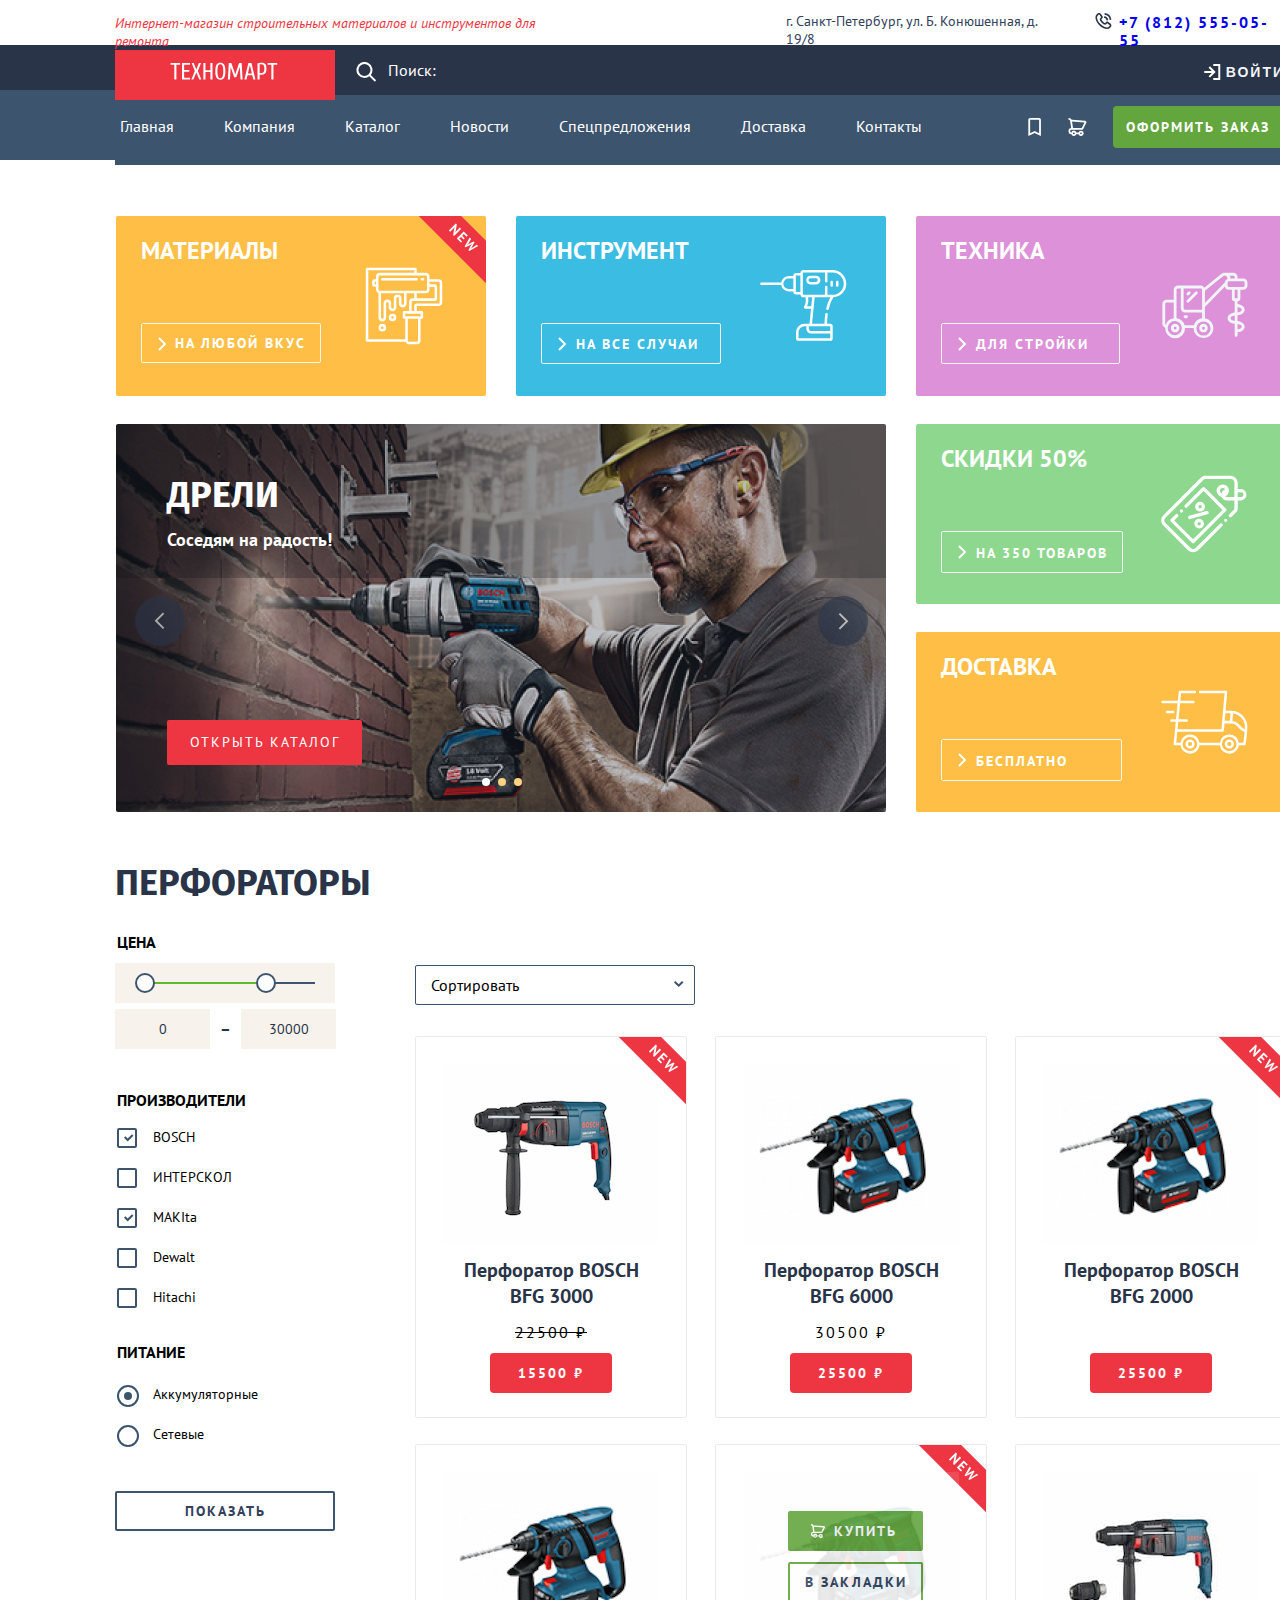
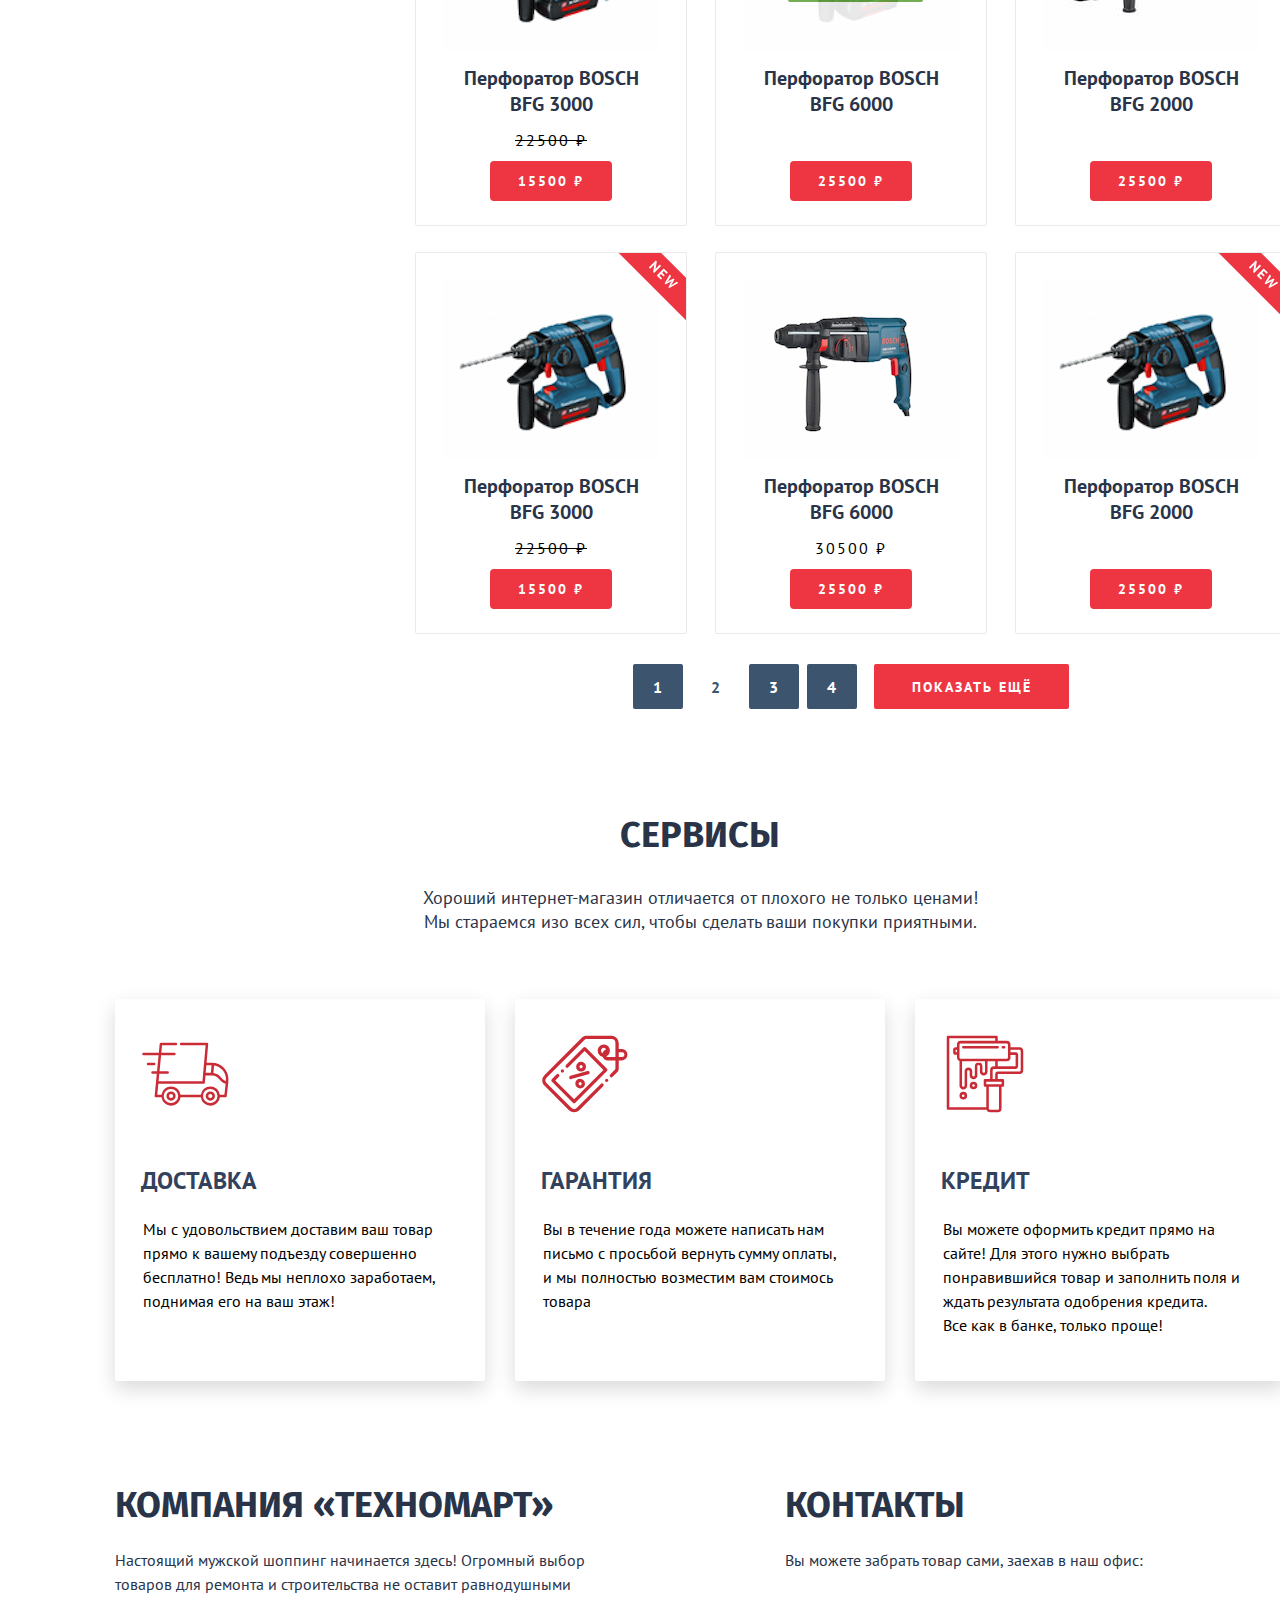
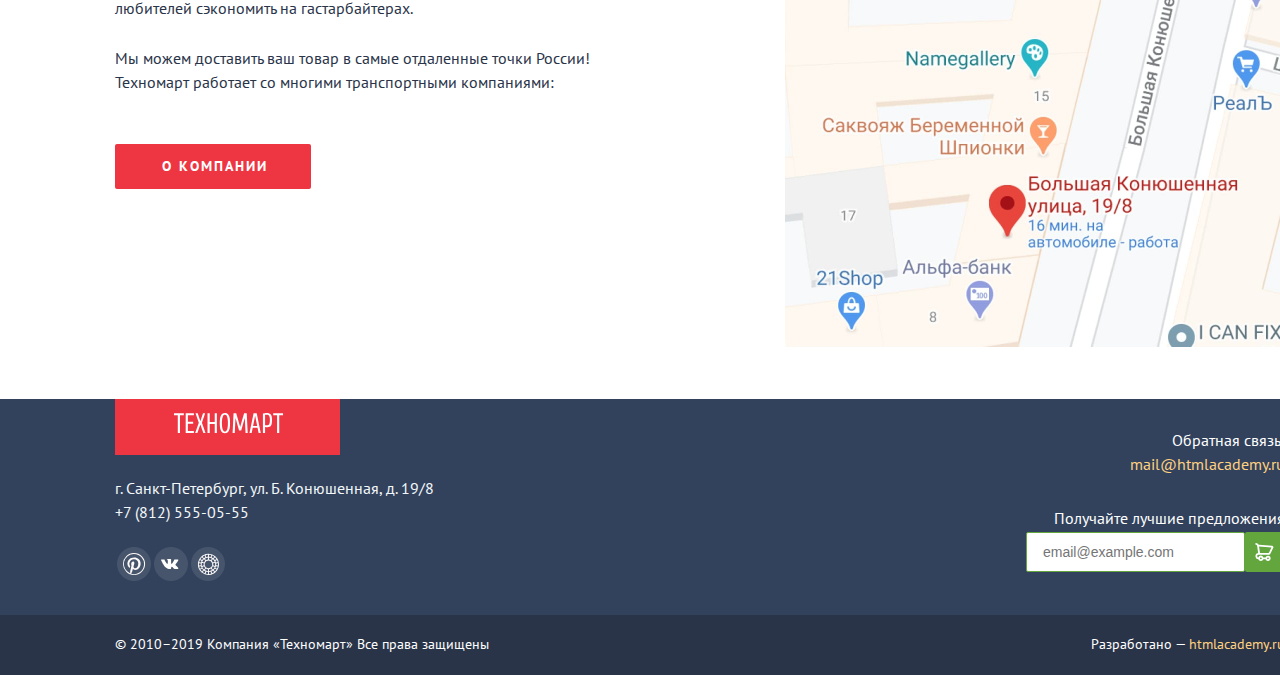
<file: index.html>
<!DOCTYPE html>
<html lang="ru">
    <head>
        <meta charset="utf-8">
        <title>Интернет-магазин строительных материалов и инструментов для ремонта</title>
        <link rel="stylesheet" href="styles.css">
        <link rel="icon" type="image/png" sizes="16x16" href="favicon.ico">
        <link rel="preconnect" href="https://fonts.googleapis.com">
        <link rel="preconnect" href="https://fonts.gstatic.com" crossorigin>
        <link href="https://fonts.googleapis.com/css2?family=Fira+Sans:wght@800&family=PT+Sans&display=swap" rel="stylesheet">
    </head>
    <body>
        <div class="container-shadow">
            <div class="header-stretch-small-container"></div>
            <div class="header-stretch-container"></div>
        <div class="container">
        <header>
            <ul class="title-list">
                <li class="title">Интернет-магазин строительных материалов и инструментов для ремонта</li>
                <li class="address">г. Санкт-Петербург, ул. Б. Конюшенная, д. 19/8</li>
                <li>
                    <a class="tel" href="tel:+78125550555">+7 (812) 555-05-55</a>
                </li>
            </ul>           
            <div class="header-container">
                <ul class="header-list">
                    <li>
                        <div class="logo-container-header">
                            <img class="logo-header" src="images/logo-header.svg" alt="Логотип магазина.">
                        </div>
                    </li>  
                    <li class="search">Поиск:</li>
                    <li class="enter">
                        <button class="enter-button">Войти</button>
                    </li>
                </ul>
            </div>
            <nav class="navigation">
                <ul class="navigation-list">
                    <li class="navigation-item">Главная</li>
                    <li class="navigation-item">Компания</li>
                    <li class="navigation-item">Каталог</li>
                    <li class="navigation-item">Новости</li>
                    <li class="navigation-item">Спецпредложения</li>
                    <li class="navigation-item">Доставка</li>
                    <li class="navigation-item">Контакты</li>
                </ul>
                <ul class="navigation-user-list">
                    <li>
                        <img src="images/icons/bookmark.svg"> 
                    </li>
                    <li>
                        <img src="images/icons/cart.svg"> 
                    </li>
                    <li>
                        <a class="checkout" href="#">Оформить заказ</a>
                    </li>
                </ul>
            </nav>
        </header>
        <main>            
                <section class="slider">
                    <ul class="slider-list">
                        <li class="slider-item slider-item-materials">
                            <h4 class="slider-item-title">Материалы</h4>
                            <a class="slider-item-button-materials" href="#">На любой вкус</a>
                            <div class="new"></div>
                        </li>
                        <li class="slider-item slider-item-tool">
                            <h4 class="slider-item-title">Инструмент</h4>
                            <a class="slider-item-button-tool" href="#">На все случаи</a>
                            <div class="new"></div>
                        </li>
                        <li class="slider-item slider-item-technique">
                            <h4 class="slider-item-title">Техника</h4>
                            <a class="slider-item-button-technique" href="#">Для стройки</a>
                            <div class="new"></div>
                        </li>
                        <li class="slider-item slider-item-drills">
                            <h4 class="slider-item-title fira-header-drills">Дрели</h4>
                            <span class="slider-item-text">Соседям на радость!</span>
                            <a class="slider-item-button-drills" href="catalog.html">Открыть каталог</a>
                            <div class="slider-controls">
                                <button class="slider-button-left" type="button"></button>
                                <button class="slider-button-right" type="button"></button>
                            </div>
                            <ol class="slider-pagination-list">
                                <li class="slider-pagination-item">
                                    <button class="slider-pagination-button slider-paginaton-current-button" type="button">
                                        <span class="visually-hidden">Первый слайд.</span>
                                    </button>
                                </li>
                                <li class="slider-pagination-item">
                                    <button class="slider-pagination-button" type="button">
                                        <span class="visually-hidden">Второй слайд.</span>
                                    </button>
                                </li>
                                <li class="slider-pagination-item">
                                    <button class="slider-pagination-button" type="button">
                                        <span class="visually-hidden">Третий слайд.</span>
                                    </button>
                                </li>
                            </ol>
                        <li class="slider-item slider-item-perforators">
                            <h4 class="slider-item-title fira-header-perforators">Перфораторы</h4>
                            <span class="slider-item-text">Настроящие мужские игрушки</span>
                            <a class="slider-item-button-perforators" href="catalog.html">Открыть каталог</a>
                            <div class="slider-controls">
                                <button class="slider-button-left" type="button"></button>
                                <button class="slider-button-right" type="button"></button>
                            </div>
                            <ol class="slider-pagination-list">
                                <li class="slider-pagination-item">
                                    <button class="slider-pagination-button slider-paginaton-current-button" type="button">
                                        <span class="visually-hidden">Первый слайд.</span>
                                    </button>
                                </li>
                                <li class="slider-pagination-item">
                                    <button class="slider-pagination-button" type="button">
                                        <span class="visually-hidden">Второй слайд.</span>
                                    </button>
                                </li>
                                <li class="slider-pagination-item">
                                    <button class="slider-pagination-button" type="button">
                                        <span class="visually-hidden">Третий слайд.</span>
                                    </button>
                                </li>
                            </ol>
                        </li>
                        </li>
                        <li class="slider-item slider-item-discounts">
                            <h4 class="slider-item-title">Скидки 50%</h4>
                            <a class="slider-item-button-disconts" href="#">На 350 товаров</a>
                            <div class="new"></div>
                        </li>
                        <li class="slider-item slider-item-shipping">
                            <h4 class="slider-item-title">Доставка</h4>
                            <a class="slider-item-button-shipping" href="#">Бесплатно</a>
                            <div class="new"></div>
                        </li>
                    </ul>
                </section>
                <section class="catalog">
                    <h2 class="catalog-header fira-header">Перфораторы</h2> 
                    <div class="catalog-container">            
                    <h3 class="visually-hidden">Список товаров с фильтрами.</h3>
                    <form class="catalog-filter" action="https:/echo.htmlacademy.ru/" method="get">
                        <fieldset class="catalog-filter-group catalog-filter-price">
                            <legend class="catalog-filter-title">ЦЕНА</legend>
                            <div class="range">
                                <div class="range-container">
                                    <div class="range-scale">
                                        <div class="range-bar" style="left: 0; width: 128px">
                                            <button class="range-toggle-min range-toggle" type="button"></button>
                                            <button class="range-toggle-max range-toggle" type="button"></button>
                                        </div>
                                    </div>
                                </div>
                                <div class="range-wrapper-inputs">
                                    <label class="catalog-filter-label">
                                        <input class="range-input" type="number" value="0">
                                    </label>
                                        <span class="range-input-range">-</span>
                                    <label class="catalog-filter-label">
                                        <input class="range-input" type="number" value="30000">
                                    </label>
                                </div>
                            </div>
                        </fieldset>
                        <fieldset class="catalog-filter-group catalog-filter-manufacturers">
                            <legend class="catalog-filter-title">ПРОИЗВОДИТЕЛИ</legend>
                            <ul class="catalog-filter-list-radio">
                                <li class="catalog-filter-item">
                                    <label class="control">
                                        <input class="visually-hidden control-input" type="checkbox" name="BOSCH" checked>
                                        <span class="control-mark"></span>
                                        <span class="control-label">BOSCH</span>
                                    </label>
                                </li>
                                <li class="catalog-filter-item">
                                    <label>
                                        <input class="visually-hidden control-input" type="checkbox" name="INTERSKOL">
                                        <span class="control-mark"></span>
                                        <span class="control-label">ИНТЕРСКОЛ</span>
                                    </label>
                                </li>
                                <li class="catalog-filter-item"> 
                                    <label>
                                        <input class="visually-hidden control-input" type="checkbox" name="MAKIta" checked>
                                        <span class="control-mark"></span>
                                        <span class="control-label">MAKIta</span>
                                    </label>
                                </li>
                                <li class="catalog-filter-item">
                                    <label>
                                        <input class="visually-hidden control-input" type="checkbox" name="Dewalt">
                                        <span class="control-mark"></span>
                                        <span class="control-label">Dewalt</span>
                                    </label>
                                </li>
                                <li class="catalog-filter-item">
                                    <label>
                                        <input class="visually-hidden control-input" type="checkbox" name="Hitachi">
                                        <span class="control-mark"></span>
                                        <span class="control-label">Hitachi</span>
                                    </label>
                                </li>
                            </ul>                                                        
                        </fieldset>
                        <fieldset class="catalog-filter-group catalog-filter-supply">
                            <legend class="catalog-filter-title">ПИТАНИЕ</legend>
                            <ul class="catalog-filter-list-checkbox">
                                <li class="catalog-filter-item">
                                    <label>
                                        <input class="visually-hidden control-input" type="radio" name="product-group" value="accumulator" checked>
                                        <span class="control-mark"></span>
                                        <span class="control-label">Аккумуляторные</span>
                                    </label>
                                </li>
                                <li class="catalog-filter-item">
                                    <label>
                                        <input class="visually-hidden control-input" type="radio" name="product-group" value="network">
                                        <span class="control-mark"></span>
                                        <span class="control-label">Сетевые</span>
                                    </label>
                                </li>
                            </ul>              
                        </fieldset>
                        <button class="catalog-button" type="submit">Показать</button>                                                
                    </form>
                    <div class="catalog-right-column">
                        <select class="select-control" aria-label="Сортировка.">
                            <option value="sort">Сортировать</option>
                            <option value="popular">Сначала популярное</option>
                            <option value="cheap">Сначала дешёвое</option>
                            <option value="expensive">Сначала дорогое</option>
                        </select>
                    <ul class="product-list">
                        <li class="product-item">
                            <div class="new"></div>
                            <div class="buttons-container">
                                <button class="buy-button">Купить</button>
                                <button class="favorite-button">В закладки</button>
                            </div>
                            <a class="product-card-link" href="#">
                                <img class="product-image" src="images/bfg3000.jpg">
                                <h4 class="product-title">Перфоратор BOSCH<br> BFG 3000</h4>
                            </a>
                            <del class="product-card-price">22500 ₽</del>
                            <a class="product-card-button" href="#">15500 ₽</a>
                        </li>
                        <li class="product-item">
                            <div class="new"></div>
                            <div class="buttons-container">
                                <button class="buy-button">Купить</button>
                                <button class="favorite-button">В закладки</button>
                            </div>
                            <a class="product-card-link" href="#">
                                <img class="product-image" src="images/bfg6000.jpg">
                                <h4 class="product-title">Перфоратор BOSCH<br> BFG 6000</h4>
                            </a>
                            <span class="product-card-price">30500 ₽</span>
                            <a class="product-card-button" href="#">25500 ₽</a>
                        </li>
                        <li class="product-item">
                            <div class="new"></div>
                            <div class="buttons-container">
                                <button class="buy-button">Купить</button>
                                <button class="favorite-button">В закладки</button>
                            </div>
                            <a class="product-card-link" href="#">
                                <img class="product-image" src="images/bfg6000.jpg">
                                <h4 class="product-title-empty">Перфоратор BOSCH<br> BFG 2000</h4>
                            </a>
                            <a class="product-card-button" href="#">25500 ₽</a>
                        </li>
                        <li class="product-item">
                            <div class="new"></div>
                            <div class="buttons-container">
                                <button class="buy-button">Купить</button>
                                <button class="favorite-button">В закладки</button>
                            </div>
                            <a class="product-card-link" href="#">
                                <img class="product-image" src="images/bfg6000.jpg">
                                <h4 class="product-title">Перфоратор BOSCH<br> BFG 3000</h4>
                            </a>
                            <del class="product-card-price">22500 ₽</del>
                            <a class="product-card-button" href="#">15500 ₽</a>
                        </li>
                        <li class="product-item">
                            <div class="new"></div>
                            <div class="buttons-container-example">
                                <button class="buy-button">Купить</button>
                                <button class="favorite-button">В закладки</button>
                            </div>
                            <a class="product-card-link" href="#">
                                <img class="product-image-example" src="images/bfg6000.jpg">
                                <h4 class="product-title-empty">Перфоратор BOSCH<br> BFG 6000</h4>
                            </a>
                            <a class="product-card-button" href="#">25500 ₽</a>
                        </li>
                        <li class="product-item">
                            <div class="new"></div>
                            <div class="buttons-container">
                                <button class="buy-button">Купить</button>
                                <button class="favorite-button">В закладки</button>
                            </div>
                            <a class="product-card-link" href="#">
                                <img class="product-image" src="images/bfg2000.jpg">
                                <h4 class="product-title-empty">Перфоратор BOSCH<br> BFG 2000</h4>
                            </a>                            
                            <a class="product-card-button" href="#">25500 ₽</a>
                        </li>
                        <li class="product-item">
                            <div class="new"></div>
                            <div class="buttons-container">
                                <button class="buy-button">Купить</button>
                                <button class="favorite-button">В закладки</button>
                            </div>
                            <a class="product-card-link" href="#">
                                <img class="product-image" src="images/bfg6000.jpg">
                                <h4 class="product-title">Перфоратор BOSCH<br> BFG 3000</h4>
                            </a>
                            <del class="product-card-price">22500 ₽</del>
                            <a class="product-card-button" href="#">15500 ₽</a>
                        </li>
                        <li class="product-item">
                            <div class="new"></div>
                            <div class="buttons-container">
                                <button class="buy-button">Купить</button>
                                <button class="favorite-button">В закладки</button>
                            </div>
                            <a class="product-card-link" href="#">
                                <img class="product-image" src="images/bfg3000.jpg">
                                <h4 class="product-title">Перфоратор BOSCH<br> BFG 6000</h4>
                            </a>
                            <span class="product-card-price">30500 ₽</span>
                            <a class="product-card-button" href="#">25500 ₽</a>
                        </li>
                        <li class="product-item">
                            <div class="new"></div>
                            <div class="buttons-container">
                                <button class="buy-button">Купить</button>
                                <button class="favorite-button">В закладки</button>
                            </div>
                            <a class="product-card-link" href="#">
                                <img class="product-image" src="images/bfg6000.jpg">
                                <h4 class="product-title-empty">Перфоратор BOSCH<br> BFG 2000</h4>
                            </a>
                            <a class="product-card-button" href="#">25500 ₽</a>
                        </li>
                    </ul>
                    <div class="pagination-container">
                    <ul class="pagination-list">
                        <li class="pagination-item">
                            <a class="pagination-link" href="#">1</a>
                        </li>
                        <li class="pagination-item">
                            <a class="pagination-current" href="#">2</a>
                        </li>
                        <li class="pagination-item">
                            <a class="pagination-link" href="#">3</a>
                        </li>
                        <li class="pagination-item">
                            <a class="pagination-link" href="#">4</a>
                        </li>
                    </ul>   
                    <button class="pagination-show-more-button" type="button">Показать ещё</button>
                    </div>
                    </div>  
                    </div>               
                </section>
                <h2 class="services-header fira-header">Сервисы</h2>
                <span class="services-text">Хороший интернет-магазин отличается от плохого не только ценами!<br>Мы стараемся изо всех сил, чтобы сделать ваши покупки приятными.</span>
                <ul class="services-list">
                    <li>
                        <section class="delivery-container">
                            <h3 class="description-header">Доставка</h3>
                            <p class="description-text">Мы с удовольствием доставим ваш товар<br> прямо к вашему подъезду совершенно<br> бесплатно! Ведь мы неплохо заработаем,<br> поднимая его на ваш этаж!</p>
                        </section>
                    </li>
                    <li>
                        <section class="guarantee-container">
                            <h3 class="description-header">Гарантия</h3>
                            <p class="description-text">Вы в течение года можете написать нам<br> письмо с просьбой вернуть сумму оплаты,<br> и мы полностью возместим вам стоимось<br> товара</p>
                        </section>
                    </li>
                    <li>
                        <section class="credit-container">
                            <h3 class="description-header">Кредит</h3>
                            <p class="description-text">Вы можете оформить кредит прямо на<br> сайте! Для этого нужно выбрать<br> понравившийся товар и заполнить поля и<br> ждать результата одобрения кредита.<br> Все как в банке, только проще!</p>
                        </section>
                    </li>
                </ul>
                <ul class="about-us-list">
                    <li>
                        <h2 class="about-us-header fira-header">КОМПАНИЯ «Техномарт»</h2>
                        <p class="about-us-text">Настоящий мужской шоппинг начинается здесь! Огромный выбор<br> товаров для ремонта и строительства не оставит равнодушными<br> любителей сэкономить на гастарбайтерах.</p>
                        <p class="about-us-text">Мы можем доставить ваш товар в самые отдаленные точки России!<br> Техномарт работает со многими транспортными компаниями:</p>
                        <a class="about-us-button" href="#">О компании</a>
                    </li>
                    <li>
                        <h2 class="contact-header fira-header">КОНТАКТЫ</h2>
                        <p class="contact-text">Вы можете забрать товар сами, заехав в наш офис:</p>
                        <a href="https://yandex.ru/maps/2/saint-petersburg/house/bolshaya_konyushennaya_ulitsa_19_8/Z0kYdQVjSEQPQFtjfXVyeXpgYQ==/?ll=30.323117%2C59.938635&z=17">
                            <img class="map" src="images/map.jpg" alt="Местонахождение магазина." width="500px" height="347px">
                        </a>
                    </li>
                </ul>
            </div>
        </main>
        <footer>
            <div class="container">
            <div class="large-footer-container">                
                <div class="logo-container-footer">
                    <img class="logo-footer" src="images/logo-footer.svg" alt="Логотип магазина.">
                </div>
                <span class="contact-footer">г. Санкт-Петербург, ул. Б. Конюшенная, д. 19/8 <br>+7 (812) 555-05-55</span>
                <ul class="social-list">
                    <li class="social-item">
                        <a class="social-link">
                            <img class="social-image-pin" src="images/icons/pin.svg" alt="Пин.">
                        </a>
                    </li>
                    <li class="social-item">
                        <a class="social-link">
                            <img class="social-image-vk" src="images/icons/vk.svg" alt="Вк.">
                        </a>
                    </li>
                    <li class="social-item">
                        <a class="social-link">
                            <img class="social-image-vsco" src="images/icons/vsco.svg" alt="Вско.">
                        </a>
                    </li>
                </ul>
                <span class="footer-feedback">Обратная связь:<span class="email">mail@htmlacademy.ru</span></span>
                <span class="footer-best-offer">Получайте лучшие предложения</span>
                <div class="subscription-container">
                    <input class="subscription-input" type="email" placeholder="email@example.com">
                    <button class="subscription-button" type="button"></button>
                </div>
            </div>
            <div class="small-footer-container">
                
                <ul class="small-footer-list">
                    <li>
                        <span class="small-footer-text">© 2010–2019 Компания «Техномарт» Все права защищены</span>
                    </li>
                    <li>
                        <span class="small-footer-developer">Разработано — <a class="logo-html" href="https://htmlacademy.ru/intensive/htmlcss">htmlacademy.ru</a></span>
                    </li>
                </ul> 
                                           
            </div>  
                    
        </footer>
        <aside class="modal-container hidden">
            <h4 class="modal-header">Личный кабинет
                <button class="modal-close-button">
                    <svg width="20" height="20" role="img" aria-label="Закрыть." viewBox="0 0 20 20" fill="none" xmlns="http://www.w3.org/2000/svg">
                        <path fill-rule="evenodd" clip-rule="evenodd" d="M10 20C4.47715 20 0 15.5228 0 10C0 4.47715 4.47715 0 10 0C15.5228 0 20 4.47715 20 10C20 15.5228 15.5228 20 10 20ZM10 18.1818C14.5187 18.1818 18.1818 14.5187 18.1818 10C18.1818 5.48131 14.5187 1.81818 10 1.81818C5.48131 1.81818 1.81818 5.48131 1.81818 10C1.81818 14.5187 5.48131 18.1818 10 18.1818ZM7.00646 14.2792L10 11.2856L12.9935 14.2792L14.2792 12.9935L11.2856 10L14.2792 7.00646L12.9935 5.72081L10 8.71435L7.00646 5.72081L5.72081 7.00646L8.71435 10L5.72081 12.9935L7.00646 14.2792Z" fill="#C4C4C4"/>
                    </svg>
                </button>
            </h4>
            <section class="form-container">
                <form>
                    <div class="input-container">
                        <input class="login" placeholder="Логин">
                        <input class="password" type="password" placeholder="Пароль">
                    </div>
                    <label class="remember-me-label">
                        <input class="visually-hidden control-input" type="checkbox" name="remember-me" checked>
                        <span class="control-mark"></span>
                        <span class="remember-me">Запомнить меня</span>
                    </label>
                    <a class="forgot-password" href="#">Забыл пароль</a>
                    <div class="modal-buttons">
                        <button class="log-in-button">Войти</button>
                        <button class="register-button">Регистрация</button>
                    </div>
                </form>
            </section>
        </aside>
        <aside class="modal-container-authorized hidden">
            <h4 class="modal-header-authorized">Здравствуйте,<br>Равшан Джамшутович
                <button class="modal-close-button">
                    <svg width="20" height="20" role="img" aria-label="Закрыть." viewBox="0 0 20 20" fill="none" xmlns="http://www.w3.org/2000/svg">
                        <path fill-rule="evenodd" clip-rule="evenodd" d="M10 20C4.47715 20 0 15.5228 0 10C0 4.47715 4.47715 0 10 0C15.5228 0 20 4.47715 20 10C20 15.5228 15.5228 20 10 20ZM10 18.1818C14.5187 18.1818 18.1818 14.5187 18.1818 10C18.1818 5.48131 14.5187 1.81818 10 1.81818C5.48131 1.81818 1.81818 5.48131 1.81818 10C1.81818 14.5187 5.48131 18.1818 10 18.1818ZM7.00646 14.2792L10 11.2856L12.9935 14.2792L14.2792 12.9935L11.2856 10L14.2792 7.00646L12.9935 5.72081L10 8.71435L7.00646 5.72081L5.72081 7.00646L8.71435 10L5.72081 12.9935L7.00646 14.2792Z" fill="#C4C4C4"/>
                    </svg>
                </button>
            </h4>
            <a class="my-orders" href="#">Мои заказы</a>
            <a class="personal-area" href="#">Личный кабинет</a>
            <button class="exit" type="button">Выйти</button>
        </aside>
        <div class="footer-stretch-container"></div>
        <div class="footer-stretch-small-container"></div>
    </div>
    
    </div>
    
    </body>
    
</html>
</file>
<file: styles.css>
body {
    margin: 0;
    font-size: 16px;
    line-height: 24px;
    font-weight: 400;
    font-family: "PT Sans", sans-serif;
}

.container-shadow {
    width: 1400px;
    box-shadow: 0px 4px 4px rgba(0, 0, 0, 0.25);
    display: flex;
    flex-direction: column;
    margin: 0 auto;
    padding-left: 0;
    padding-right: 0;
    position: relative;
}

.container {
    width: 1170px;
    margin: 0 115px;
}

.title-list {
    display: flex;
    list-style-type: none;
    margin: 0;
    padding: 0;
    min-height: 45px;
}

.title {
    color: #EE3643;
    font-style: italic;
    font-size: 14px;
    line-height: 18px;
    font-weight: 400;
    padding-top: 14px;
}

.address {
    color: #32425C;
    font-size: 14px;
    line-height: 18px;
    margin-left: 205px;
    padding-top: 12px;
}

.tel {
    font-weight: 700;
    font-size: 16px;
    line-height: 18px;
    letter-spacing: 2px;
    text-decoration: none;
    background-image: url(images/icons/tel.svg);
    background-repeat: no-repeat;
    padding-left: 24px;
    margin-top: 13px;
    margin-left: 32px;
    display: block;
}

.header-container {
    background: #293449;
    width: 1170px;
    height: 45px;
}

.header-list {
    list-style-type: none;
    display: grid; 
    grid-template-columns: 241px 1fr 1fr;  
    padding: 0;
    margin: 0;
}

.logo-container-header {
    background-color: #EE3643;
    height: 50px;
    width: 220px;
    position: relative;
}

.logo-header {
    position: absolute;
    top: 12px;
    left: 55px;
}

.search {
    color: #FFFFFF;
    background-image: url(images/icons/search.svg);
    background-repeat: no-repeat;
    background-position-y: 12px;
    padding-left: 32px;
    padding-top: 8px;
}

.enter-button {
    border: none;
    background: #293449;
    color: #F1F5F7;
    letter-spacing: 2px;
    text-transform: uppercase;
    font-weight: 700;
    font-size: 14px;
    line-height: 18px;
    padding: 0;
    cursor: pointer;
}

.enter {
    color: #F1F5F7;
    background-image: url(images/icons/enter.svg);
    background-repeat: no-repeat;
    background-position: 383px 14px;
    text-align: end;
    padding-left: 26px;
    padding-top: 13px;
    letter-spacing: 2px;
    text-transform: uppercase;
    font-weight: 700;
    font-size: 14px;
    line-height: 18px;
}

.navigation {
    background: #3D546F;
    display: flex;
    justify-content: space-between;
    min-height: 70px;
}

.navigation-list {
    color: #FFFFFF;
    list-style-type: none;
    display: flex;
    padding: 0;
    flex-wrap: wrap;
}

.navigation-item {
    padding: 3px 50px 0 0;
}

.navigation-list:first-child {
    padding-left: 5px;
}

.navigation-user-list {
    width: 255px;
    display: flex;
    justify-content: space-between;
    list-style-type: none;
    margin: 0;
    align-items: center;
    padding-right: 2px;
}

.checkout {
    letter-spacing: 2px;
    color: #FFFFFF;
    text-transform: uppercase;
    background: #63A63E;
    border-radius: 4px;
    font-weight: 700;
    font-size: 14px;
    line-height: 18px;
    text-decoration: none;
    display: block;
    width: 170px;
    text-align: center;
    padding: 12px 0;
    margin-top: -6px;
}

.services-header {
    text-transform: uppercase;
    color: #293449;
    font-weight: 700;
    font-size: 36px;
    line-height: 42px;
    text-align: center;
    margin: 105px 0 30px;
}

.services-text {
    color: #293449;
    font-size: 18px;
    line-height: 24px;  
    margin: 30px auto 65px;
    display: block;
    text-align: center;
}

.services-list {
    list-style-type: none;
    display: flex;
    justify-content: space-between;
    padding: 0;
    margin: 0;
}

.delivery-container {
    width: 370px;
    height: 382px;
    border-radius: 2px;
    background-position-x: 25px;
    background-position-y: 30px;
    background-image: url(images/icons/delivery.svg);
    background-repeat: no-repeat;
    box-shadow: 0px 8px 20px rgba(0, 0, 0, 0.15);
}

.description-header {
    padding-top: 167px;
    padding-left: 26px;
    color: #32425C;
    text-transform: uppercase;
    font-weight: 700;
    font-size: 24px;
    line-height: 30px;
    margin: 0;
}

.description-text {
    padding-left: 28px;
    margin: 21px 0 0 0;
}

.guarantee-container {
    width: 370px;
    height: 382px;
    border-radius: 2px;
    background-position-x: 25px;
    background-position-y: 30px;    
    background-image: url(images/icons/guarantee.svg);
    background-repeat: no-repeat;
    box-shadow: 0px 8px 20px rgba(0, 0, 0, 0.15);
}

.credit-container {
    width: 370px;
    height: 382px;
    border-radius: 2px;
    background-position-x: 25px;
    background-position-y: 30px;    
    background-image: url(images/icons/credit.svg);
    background-repeat: no-repeat;
    box-shadow: 0px 8px 20px rgba(0, 0, 0, 0.15);
}

.about-us-list {
    display: flex;
    list-style-type: none;
    justify-content: space-between;
    margin: 103px 0 46px 0;
    padding: 0;
}

.contact-header,
.about-us-header {
    text-transform: uppercase;
    color: #293449;
    font-weight: 700;
    font-size: 36px;
    line-height: 42px;
    margin: 0 0 22px;

}

.about-us-text {
    color: #293449;
    margin: 0 0 26px;
}

.contact-text {
    color: #293449;
    margin: 0 0 28px;
}

.about-us-button {
    background-color: #EE3643;
    border-radius: 2px;
    color: #FFFFFF;
    letter-spacing: 2px;
    text-transform: uppercase;
    width: 180px;
    border: none;
    margin-top: 50px;
    font-family: "PT Sans";
    font-weight: 700;
    font-size: 14px;
    line-height: 18px;
    display: block;
    text-decoration: none;
    text-align: center;
    padding: 13px 6px 14px 10px;
}

.large-footer-container {
    min-height: 216px;
    background-color: rgb(50, 66, 92);
    position: relative;
}

.small-footer-container {
    min-height: 60px;
    background-color: #293449;
}

.small-footer-list {
    display: flex;
    list-style-type: none;
    justify-content: space-between;
    margin: 0;
    padding: 0;
}

.small-footer-text {
    font-size: 14px;
    line-height: 18px;
    color: #FFFFFF;
    padding: 20px 0 22px;
    display: block;
}

.small-footer-developer {
    font-size: 14px;
    line-height: 18px;
    color: #FFFFFF;
    padding: 20px 0 22px;
    display: block;
}

.catalog-header {
    text-transform: uppercase;
    font-size: 36px;
    line-height: 42px;
    color: #293449;
    font-weight: 700;
    margin: 50px 0 26px 0;
}

.visually-hidden {
    position: absolute;
    width: 1px;
    height: 1px;
    margin: -1px;
    padding: 0;
    border: 0;
    clip: rect(0 0 0 0);
    overflow: hidden;
}

.catalog-button {
    letter-spacing: 2px;
    text-transform: uppercase;
    color: #32425C;
    border: 2px solid #3D546F;
    border-radius: 2px;
    font-weight: 700;
    font-size: 14px;
    line-height: 18px;
    width: 220px;
    min-height: 40px;
    background: #FFFFFF;
    font-family: "PT Sans";
}

.catalog-filter-list-radio {
    list-style-type: none;
    padding: 0;
    margin: 0;
    margin-top: 16px;
}

.catalog-filter-list-checkbox {
    list-style-type: none;
    padding: 0;
    margin: 0;
    margin-top: 21px;
}

.select-control {
    background: #FFFFFF;
    border: 1px solid #3D546F;
    border-radius: 2px;
    width: 280px;
    height: 40px;
    padding-left: 15px;
    font-family: "PT Sans";
    font-size: 16px;
    line-height: 24px;
    appearance: none;
    background-image: url(images/icons/arrow-bottom.svg);
    background-repeat: no-repeat;
    background-position: 258px 15px;
}

.product-list {
    display: grid;
    grid-template-columns: repeat(3, 270px);
    grid-row-gap: 26px;
    grid-column-gap: 30px;
    list-style-type: none;
    margin: 31px 0 0 0;
    padding: 0;
}

.product-item {
    width: 270px;
    min-height: 380px;
    background: #FFFFFF;
    border: 1px solid #EAEAEA;
    border-radius: 2px;
    position: relative;
}

.product-item:hover {
    filter: drop-shadow(0px 8px 20px rgba(0, 0, 0, 0.15));
}

.product-image {
    margin: 27px 27px 7px;
}

.product-image-example {
    margin: 27px 27px 7px;
    opacity: 0.1;
}

.control {
  position: relative;
  display: block;
}

.control-mark {
    position: absolute;
    width: 16px;
    height: 16px;
    border: 2px solid #3D546F;
    border-radius: 2px;
}

.control-label {
    padding-left: 36px;
}

.control-input[type="checkbox"]:checked + .control-mark::before {
    position: absolute;
    content: url(images/icons/checked.svg);
    top: -2px;
    left: 5px;
}

.control-input[type="radio"] + .control-mark {
    border-radius: 50%;
    width: 18px;
    height: 18px;
}

.control-input[type="radio"]:checked + .control-mark::before {
    position: absolute;
    top: 5px;
    left: 5px;
    width: 8px;
    height: 8px;
    background-color: #3D546F;
    border-radius: 50%;
    content: "";
  }

.product-card-link {
   display: block;   
   text-decoration: none;
}

.product-title {
    color: #293449;
    font-weight: 700;
    font-size: 20px;
    line-height: 26px;
    margin: 0;
    text-align: center;
}

.product-title-empty {
    color: #293449;
    font-weight: 700;
    font-size: 20px;
    line-height: 26px;
    margin: 0;
    text-align: center;
    margin-bottom: 44px;
}

.product-card-price {
    margin: 11px auto 9px;
    display: block;
    text-align: center;
    letter-spacing: 2px;
    text-transform: uppercase;
}

.product-card-button {
    width: 100px;
    height: 18px;
    font-weight: 700;
    font-size: 14px;
    line-height: 18px;
    text-align: center;
    letter-spacing: 2px;
    text-transform: uppercase;
    color: #FFFFFF;
    text-decoration: none;
    background-color: #EE3643;
    border-radius: 4px;
    padding: 11px;
    display: block;
    margin: auto;
    position: relative;    
    font-family: "PT Sans";
}

.catalog-container {
    width: 220px;
    display: flex;
}

.catalog-right-column {
    margin-left: 79px;
    margin-top: 35px;
}

.pagination-list {
    list-style-type: none;
    display: flex;
    margin: 0;
    padding: 0;
}

.pagination-item {
    margin: 0 8px 0 0;
    width: 50px;
    height: 45px;
    background: #3D546F;
    border-radius: 2px;  
}

.pagination-link {
    color: #FFFFFF;
    font-weight: 700;
    font-size: 16px;
    line-height: 100%;
    text-decoration: none;
    padding: 15px 20px 14px;
    display: block; 
    box-sizing: border-box;
}

.pagination-current {
    color: #3D546F;
    background-color: #FFFFFF;
    font-weight: 700;
    font-size: 16px;
    line-height: 100%;
    text-decoration: none;
    padding: 15px 20px 14px;
    display: block; 
    box-sizing: border-box;
}

.pagination-container {
    display: flex;
    justify-content: center;
    margin-top: 30px;
    margin-left: 2px;
}

.pagination-show-more-button {
    background: #EE3643;
    border-radius: 2px;
    width: 195px;
    height: 45px;
    letter-spacing: 2px;
    text-transform: uppercase;
    border: none;
    color: #FFFFFF;
    margin-left: 9px;
    font-size: 14px;
    line-height: 18px;
    font-weight: 700;
    font-family: "PT Sans";
}

.catalog-filter-title {
    font-weight: 700;
}

.catalog-filter-item {
    padding-left: 2px;
    font-size: 14px;
    line-height: 18px;
}

.catalog-filter-item:not(:last-child) {
    padding-bottom: 22px;
}

.range {
    margin-top: 9px;
}

.range-container {
    width: 220px;
    height: 40px;
    background: #F7F3EC;
    position: relative;
}

.range-scale {
    height: 2px;
    background-color: #3D546F;
    width: 170px;
    position: absolute;
    top: 19px;
    left: 30px;
}

.range-bar {
    height: 2px;
    background-color: #5FBB2D;
    position: absolute;
}

.range-toggle {
    width: 20px;
    height: 20px;
    border-radius: 50%;
    background: #FFFFFF;
    border: 2px solid #3D546F;
    position: absolute;
    cursor: pointer;    
}

.range-toggle:hover {
    background: #518534;
}

.range-toggle:active {
    background: #5FBB2D;
}

.range-toggle-min {
    top: -9px;
    left: -10px;
}

.range-toggle-max {
    top: -9px;
    right: -3px;
}

.range-input::-webkit-outer-spin-button,
.range-input::-webkit-inner-spin-button {
    margin: 0;
    appearance: none;
}

.range-input {
    width: 95px;
    height: 40px;
    background: #F7F3EC;
    font-size: 14px;
    line-height: 18px;
    text-align: center;
    border: none;
    padding: 0;
    font-family: "PT Sans";
    color: #293449;
}

.range-input-range {
    font-weight: 400;
    font-size: 30px;
    line-height: 38px;
    font-family: "PT Sans";
    display: block;
    color: #293449;
}

.range-wrapper-inputs {
    display: flex;
    margin-top: 6px;
    gap: 10px;
}

.catalog-filter-label {
    display: flex;
}

.catalog-filter-group {
    border: none;
    margin: 0;
    padding: 0;
}

.catalog-filter-supply {
    margin-bottom: 48px;
}

.catalog-filter-price {
    margin-bottom: 39px;
}

.catalog-filter-manufacturers {
    margin-bottom: 34px;
}

.slider {
    margin-top: 51px;
}

.slider-list {
    list-style-type: none;
    margin: 0;
    padding: 0;
    display: grid;
    grid-template-columns: repeat(3, 370px);
    grid-row-gap: 28px;
    grid-column-gap: 30px;
    margin-left: 1px;    
}

.slider-item {    
    background: #FFBF47;
    border-radius: 2px;
    background-repeat: no-repeat;
    background-position: 243px 45px;
    min-height: 180px;
    position: relative;
}

.slider-item-materials {
    background-image: url(images/icons/materials.svg); 
}

.slider-item-tool {
    background-image: url(images/icons/drill.svg);
    background-color: #3BBCE3;
}

.slider-item-technique {
    background-image: url(images/icons/technique.svg);
    background-color: #DC91D8;
}

.slider-item-discounts {
    background-image: url(images/icons/discounts.svg);
    background-color: #8ED78F;
}

.slider-item-shipping {
    background-image: url(images/icons/shipping.svg);
}

.slider-item-drills {
    background-image: url(images/drill-man.jpg);
    background-repeat: no-repeat;
    background-position: 0 0;
    grid-row: span 2;
    grid-column: span 2;
    position: relative;
}

.slider-item-perforators {
    background-image: url(images/perforator-man.jpg);
    background-repeat: no-repeat;
    background-position: 0 0;
    grid-row: span 2;
    grid-column: span 2;
    position: relative;
    display: none;
}

.slider-controls {
    position: absolute;
    width: 733px;
    display: flex;
    justify-content: space-between;
    left: 19px;
    top: 172px;
}

.slider-button-left {
    width: 50px;
    height: 50px;
    border-radius: 50%;
    background-color: #293449;
    border: none;
    opacity: 0.6;
    background-image: url(images/icons/arrow-left.svg);
    background-repeat: no-repeat;
    background-position: 15px 15px;
    cursor: pointer;
}

.slider-button-right {
    width: 50px;
    height: 50px;
    border-radius: 50%;
    background-color: #293449;
    border: none;
    opacity: 0.6;
    background-image: url(images/icons/arrow-left.svg);
    background-repeat: no-repeat;
    background-position: 15px 15px;
    transform: rotate(-180deg);
    cursor: pointer;
}

.slider-item-title {
    max-width: 200px;
    font-weight: 700;
    font-size: 24px;
    line-height: 30px;
    color: #FFFFFF;
    text-transform: uppercase;
    padding: 20px 0 0 25px;
    margin: 0;
}

.slider-item-text {
    font-weight: 700;
    font-size: 18px;
    line-height: 24px;
    color: #FFFFFF;
    margin-top: 12px;
    margin-left: 51px;
    display: block;
}

.fira-header {
    font-weight: 700;
    font-size: 36px;
    text-transform: uppercase;
    color: #293449;
    line-height: 42px;
    font-family: "Fira Sans", sans-serif;
}

.fira-header-drills,
.fira-header-perforators {
    color: #FFFFFF;
    font-family: "Fira Sans", sans-serif;
    font-weight: 700;
    font-size: 36px;
    text-transform: uppercase;
    line-height: 42px;
    margin-top: 50px;
    margin-left: 51px;
    padding: 0;
}

.new {
    background-image: url(images/icons/new.svg);
    width: 70px;
    height: 70px;
    position: absolute;
    top: 0;
    right: 0;
}

.slider-item:not(:first-child) .new {
    display: none;
}

.product-item:nth-child(even) .new  {
    display: none;
}

.slider-item-button-materials {
    border: 1px solid #F9F5F0;
    background-color: #FFBF47;
    border-radius: 2px;
    display: inline-block;
    text-align: center;
    letter-spacing: 2px;
    text-transform: uppercase;
    color: #FFFFFF;
    width: 160px;
    padding-left: 18px;
    padding-top: 10px;
    min-height: 28px;
    margin-left: 25px;
    margin-top: 57px;
    font-weight: 700;
    font-size: 14px;
    line-height: 18px;
    background-image: url(images/icons/arrow-right.svg);
    background-repeat: no-repeat;
    background-position: 12px 12px;
    text-decoration: none;
}   

.slider-item-button-tool {
    background-color: #3BBCE3;
    border: 1px solid #F9F5F0;
    border-radius: 2px;
    display: inline-block;
    text-align: center;
    letter-spacing: 2px;
    text-transform: uppercase;
    color: #FFFFFF;
    width: 165px;
    padding-left: 13px;
    padding-top: 11px;
    min-height: 28px;
    margin-left: 25px;
    margin-top: 57px;
    font-weight: 700;
    font-size: 14px;
    line-height: 18px;
    background-image: url(images/icons/arrow-right.svg);
    background-repeat: no-repeat;
    background-position: 12px 12px;
    text-decoration: none;
}

.slider-item-button-technique {
    background-color: #DC91D8;
    border: 1px solid #F9F5F0;
    border-radius: 2px;
    display: inline-block;
    text-align: center;
    letter-spacing: 2px;
    text-transform: uppercase;
    color: #FFFFFF;
    width: 173px;
    padding-left: 4px;
    padding-top: 11px;
    min-height: 28px;
    margin-left: 25px;
    margin-top: 57px;
    font-weight: 700;
    font-size: 14px;
    line-height: 18px;
    background-image: url(images/icons/arrow-right.svg);
    background-repeat: no-repeat;
    background-position: 12px 12px;
    text-decoration: none;
}

.slider-item-button-shipping {
    border: 1px solid #F9F5F0;
    background-color: #FFBF47;
    border-radius: 2px;
    display: inline-block;
    letter-spacing: 2px;
    text-transform: uppercase;
    color: #FFFFFF;
    width: 145px;
    padding-top: 12px;
    padding-left: 34px;
    min-height: 28px;
    margin-left: 25px;
    margin-top: 57px;
    font-weight: 700;
    font-size: 14px;
    line-height: 18px;
    background-image: url(images/icons/arrow-right.svg);
    background-repeat: no-repeat;
    background-position: 12px 12px;
    text-decoration: none;
}

.slider-item-button-disconts {
    background-color: #8ED78F;
    border: 1px solid #F9F5F0;
    border-radius: 2px;
    display: inline-block;
    text-align: center;
    letter-spacing: 2px;
    text-transform: uppercase;
    color: #FFFFFF;
    width: 160px;
    padding-left: 20px;
    padding-top: 12px;
    min-height: 28px;
    margin-left: 25px;
    margin-top: 57px;
    font-weight: 700;
    font-size: 14px;
    line-height: 18px;
    background-image: url(images/icons/arrow-right.svg);
    background-repeat: no-repeat;
    background-position: 12px 12px;
    text-decoration: none;
}

.slider-item-button-drills, 
.slider-item-button-perforators {
    width: 195px;
    padding: 13px 0 14px 0;
    font-size: 14px;
    line-height: 18px;
    background: #EE3643;
    border-radius: 2px;
    letter-spacing: 2px;
    text-transform: uppercase;
    color: #FFFFFF;
    text-align: center;
    margin-top: 168px;
    margin-left: 51px;
    display: block;
    text-decoration: none;
}

.slider-item-button-drills:hover,
.slider-item-button-perforators:hover,
.about-us-button:hover,
.product-card-button:hover {
    background: #CA2C37;
}

.slider-item-button-drills:active,
.slider-item-button-perforators:active,
.about-us-button:active,
.product-card-button:active {
    background: #BA2732;
}

.slider-pagination-list {
    margin: 0;
    padding: 0;
    list-style-type: none;
    display: flex;
    gap: 8px;
    position: absolute;
    bottom: 20px;
    left: 366px;
}

.slider-pagination-button {
    width: 8px;
    height: 8px;
    border-radius: 50%;
    padding: 0;
    border: none;
    background-color: #FFD180;
}

.slider-paginaton-current-button {
    background-color: #FFFFFF;
}

.logo-footer {
    margin: 13px 58px;
}

.logo-container-footer {
    background-color: #EE3643;
    height: 56px;
    width: 225px;
    position: relative;
}

.contact-footer {
    color: #F3F7F9;
    margin-top: 21px;
    display: block;
}

.social-list {
    list-style-type: none;
    margin: 23px 0;
    padding: 0;
    padding-left: 2px;
    display: flex;
    gap: 3px;
}

.social-link {
    width: 34px;
    height: 34px;
    border-radius: 50%;
    display: block;
    background: rgba(255, 255, 255, 0.1);
    position: relative;
    cursor: pointer;
}

.social-link:hover {
    background: #293449;
}

.social-image-pin {
    position: absolute;
    top: 6px;
    left: 6px;
}

.social-image-vk {
    position: absolute;
    top: 7px;
    left: 6px;
}

.social-image-vsco {
    position: absolute;
    top: 6px;
    left: 6px;
}

.logo-html,
.email {
    color: rgb(255, 209, 128);
    text-decoration: none;
}

.modal-container {
    width: 360px;
    min-height: 330px;
    background: #FFFFFF;
    box-shadow: 0px 8px 20px rgba(0, 0, 0, 0.15);
    border-radius: 2px;
    position: absolute;
    top: 57px;
    right: 366px;
}

.modal-container-authorized {
    width: 360px;
    min-height: 273px;
    background: #FFFFFF;
    box-shadow: 0px 8px 20px rgba(0, 0, 0, 0.15);
    border-radius: 2px;
    position: absolute;
    top: 57px;
    right: 366px;
}

.modal-header {
    font-weight: 700;
    font-size: 24px;
    line-height: 30px;
    text-transform: uppercase;
    color: #000000;
    position: relative;
    padding: 22px 72px 46px 31px;
    margin: 0;
}

.modal-close-button {
    border: none;
    cursor: pointer;
    position: absolute;
    top: 15px;
    right: 10px;
    background-color: #FFFFFF;
}

.input-container {
    display: flex;
    flex-direction: column;
    gap: 7px;
    margin-bottom: 8px;
}

.login,
.password {
    width: 283px;
    height: 36px;
    border: 1px solid #C5C5C5;
    border-radius: 2px;
    padding-left: 13px;
    font-family: "PT Sans";
    font-size: 16px;
    line-height: 24px;
}

.form-container {
    padding: 0 29px 35px 31px;
}

.modal-buttons {
    display: flex;
    gap: 5px;
    margin-top: 38px;
}

.log-in-button {
    background: #63A63E;
    border-radius: 2px;
    width: 145px;
    height: 40px;
    border: none;
    letter-spacing: 2px;
    text-transform: uppercase;
    color: #FFFFFF;
    font-size: 14px;
    line-height: 18px;
    font-weight: 700;
    background-image: url(images/icons/modal-enter.svg);
    background-repeat: no-repeat;
    background-position: 25px;
    padding-left: 25px;
}

.register-button {
    border: 2px solid #63A63E;
    border-radius: 2px;
    width: 145px;
    height: 40px;
    background-color: #FFFFFF;
    letter-spacing: 2px;
    text-transform: uppercase;
    color: #32425C;
    font-weight: 700;
    font-size: 14px;
    line-height: 18px;
}

.forgot-password {
    text-decoration: none;
}

.remember-me {
    font-size: 14px;
    line-height: 18px;
    padding-left: 30px;
    color: #000000;
}

.forgot-password {
    padding-left: 20px;
    font-size: 14px;
    line-height: 18px;
    color: #000000;
}

.hidden {
    display: none;
}

.modal-header-authorized {
    font-weight: 700;
    font-size: 24px;
    line-height: 30px;
    text-transform: uppercase;
    color: #000000;
    position: relative;
    padding: 22px 40px 0 31px;
    margin: 0;
}

.exit {
    border: 2px solid #63A63E;
    border-radius: 2px;
    width: 145px;
    height: 40px;
    background-color: #FFFFFF;
    letter-spacing: 2px;
    text-transform: uppercase;
    color: #32425C;
    font-weight: 700;
    font-size: 14px;
    line-height: 18px;
    margin-top: 24px;
    margin-left: 31px;
}

.my-orders {
    display: block;
    text-decoration: none;
    font-weight: 700;
    font-size: 14px;
    letter-spacing: 2px;
    text-transform: uppercase;
    color: #3D546F;
    line-height: 18px;
    margin-top: 35px;
    margin-left: 34px;
}

.personal-area {
    display: block;
    text-decoration: none;
    font-weight: 700;
    font-size: 14px;
    letter-spacing: 2px;
    text-transform: uppercase;
    color: #3D546F;
    line-height: 18px;
    margin-top: 23px;
    margin-left: 34px;
}

.footer-feedback {
    color: #FFFFFF;
    display: flex;
    flex-direction: column;
    align-items: flex-end;
    position: absolute;
    top: 29px;
    right: 0;
}

.footer-best-offer {
    color: #FFFFFF;
    position: absolute;
    right: 0;
    top: 107px;
}

.subscription-container {
    display: flex;
    position: absolute;
    right: 0;
    top: 133px;
}

.subscription-input {
    width: 199px;
    height: 36px;
    border: 1px solid #63A63E;
    border-radius: 2px;
    padding-left: 16px;
    font-size: 14px;
    line-height: 18px;
    color: #BDBDBD;
}

.subscription-button {
    background-image: url(images/icons/cart.svg);
    background-color: #63A63E;
    background-repeat: no-repeat;
    background-position: 10px;
    border-radius: 2px;
    border: none;
    width: 40px;
    height: 40px;    
    cursor: pointer;
}

.subscription-button:hover {
    background-color: #5FBB2D;
}

.subscription-button:active {
    background-color: #518534;
}

.header-stretch-small-container {
    width: 1400px;
    height: 45px;
    background-color: #293449;
    position: absolute;
    top: 45px;
    z-index: -1;
}

.header-stretch-container {
    width: 1400px;
    height: 70px;
    background-color: #3D546F;
    position: absolute;
    top: 90px;
    z-index: -1;
}

.footer-stretch-small-container {
    width: 1400px;
    height: 60px;
    background-color: #293449;;
    position: absolute;
    bottom: 0;
    z-index: -1;
}

.footer-stretch-container {
    width: 1400px;
    height: 276px;
    background-color: #32425C;
    position: absolute;
    bottom: 0;
    z-index: -1;
}

.buttons-container-example {
    padding: 66px 63px 223px 72px;
    position: absolute;
    opacity: 1;
}

.buttons-container {
    padding: 66px 63px 223px 72px;
    position: absolute;
    opacity: 0;
}

.buttons-container:hover {
    opacity: 1;
}

.buy-button {
    background-image: url(images/icons/small-cart.svg);
    background-color: #63A63E;
    background-position: 23px;
    border: none;
    background-repeat: no-repeat;
    border-radius: 2px;
    letter-spacing: 2px;
    text-transform: uppercase;
    font-weight: 700;
    font-size: 14px;
    line-height: 18px;
    color: #FFFFFF;
    width: 135px;
    height: 40px;
    padding-left: 25px;
    font-family: 'PT Sans';
    cursor: pointer;
}

.favorite-button {
    border: 2px solid #63A63E;
    border-radius: 2px;
    width: 135px;
    height: 40px;
    background-color: #FFFFFF;
    letter-spacing: 2px;
    text-transform: uppercase;
    color: #32425C;
    font-weight: 700;
    font-size: 14px;
    line-height: 18px;
    margin-top: 11px;
    font-family: 'PT Sans';
    cursor: pointer;
}
</file>
